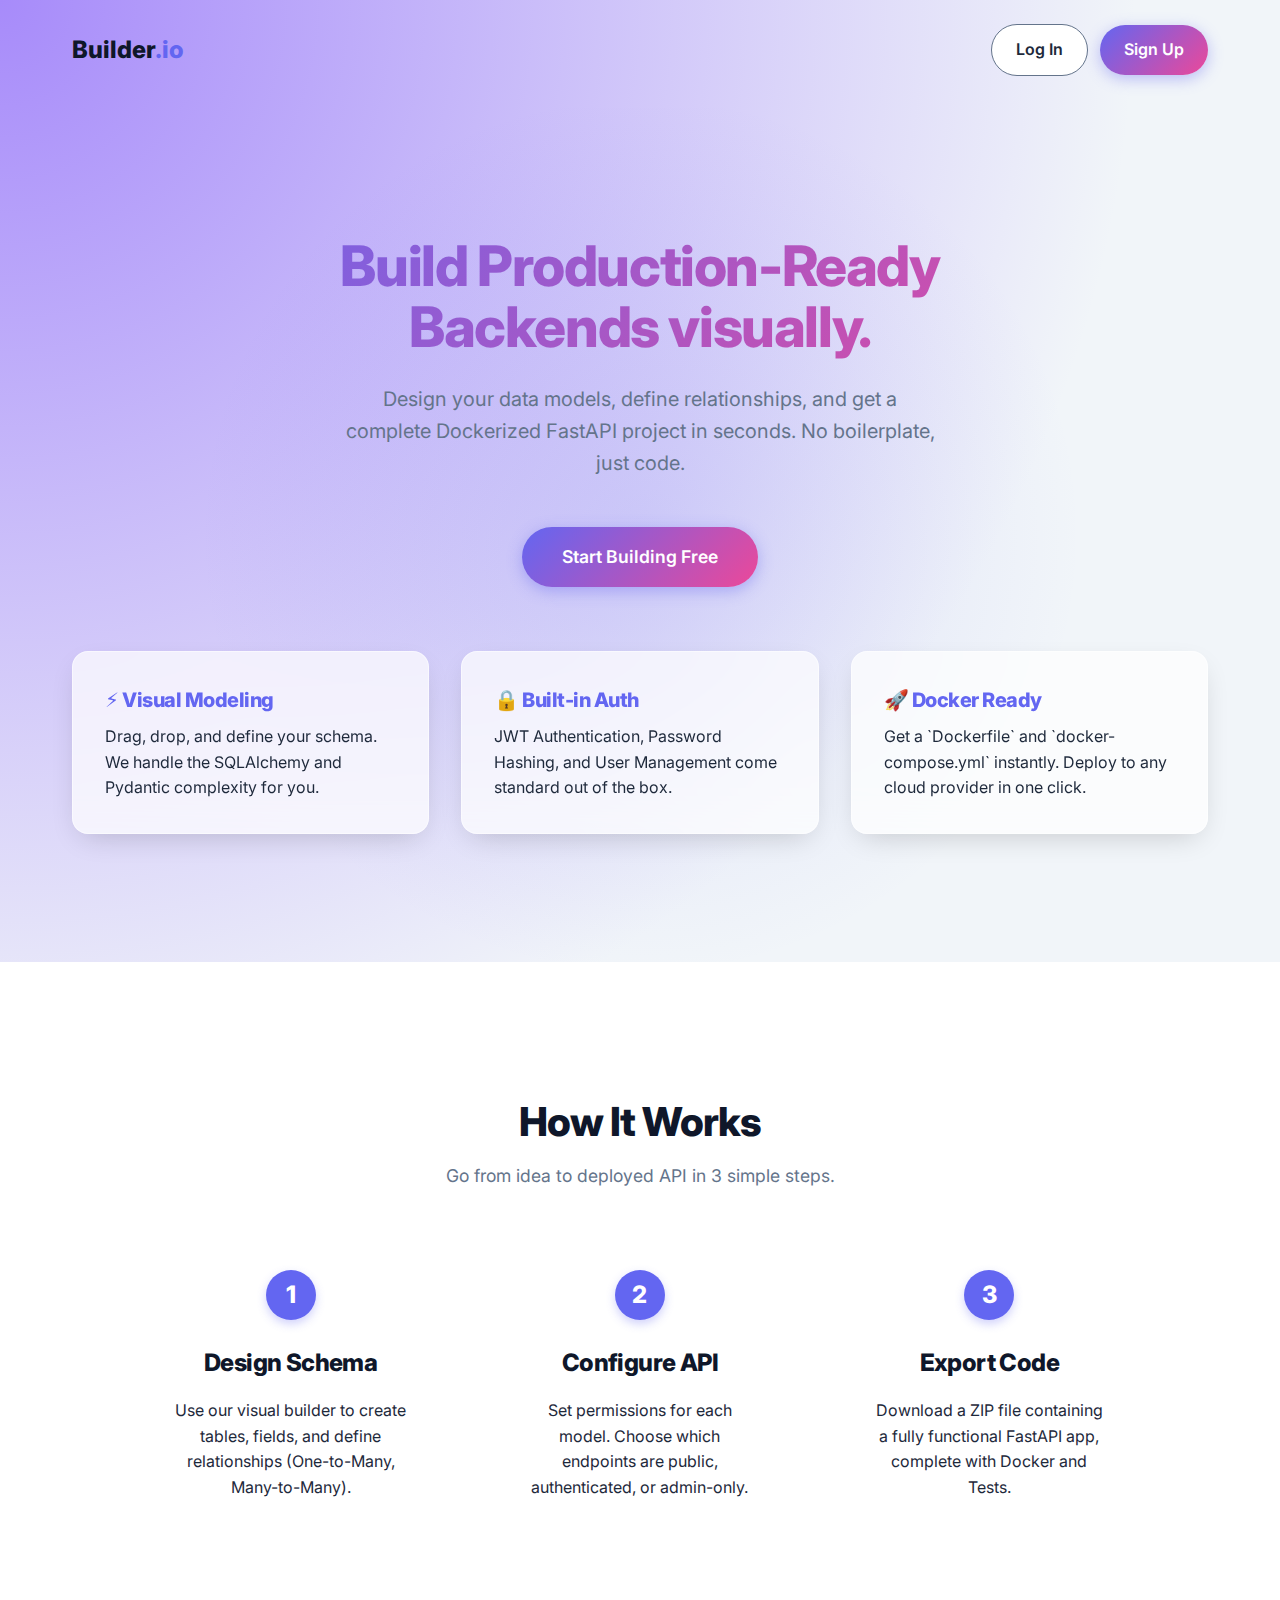
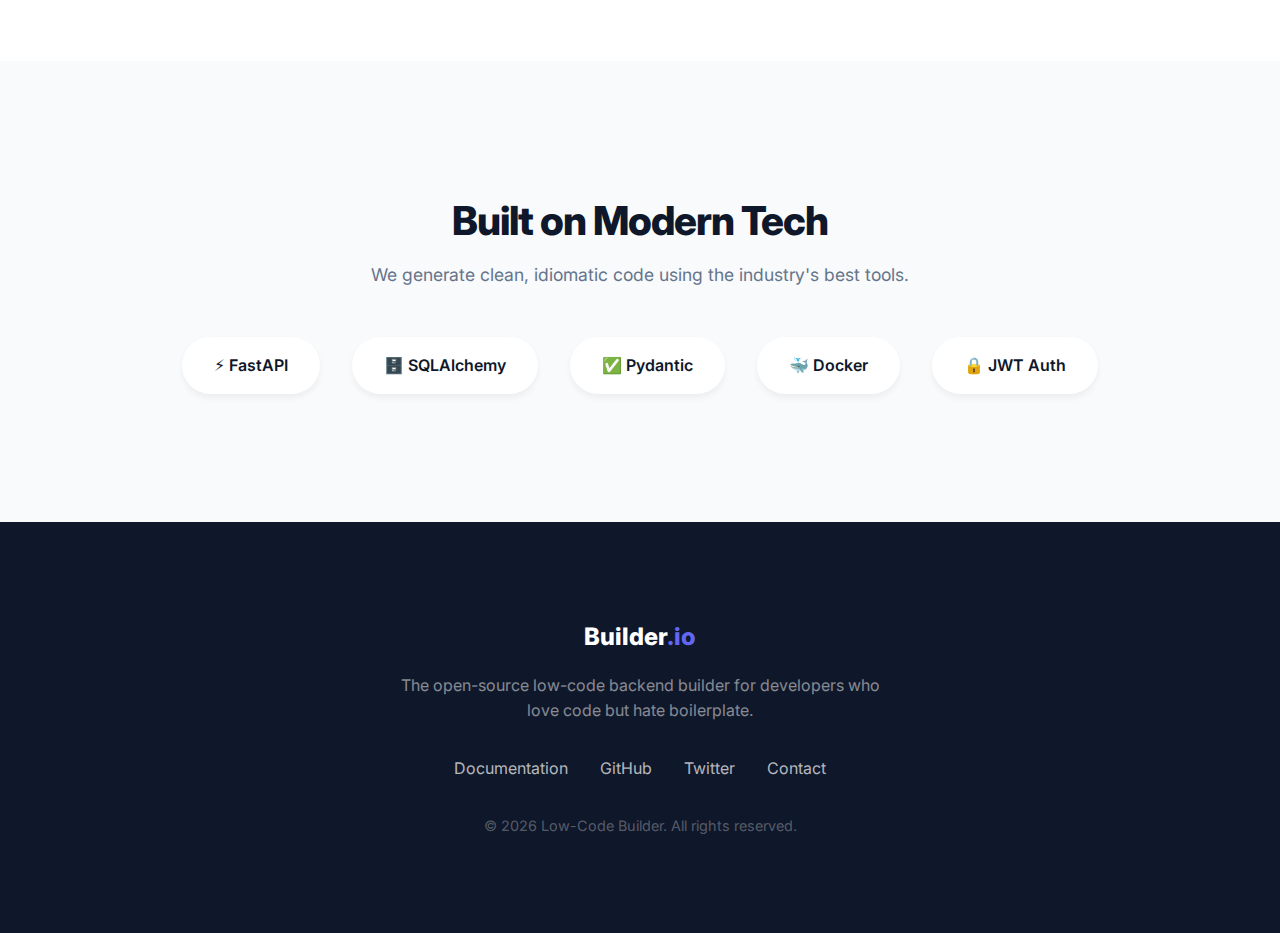
<file: static/index.html>
<!DOCTYPE html>
<html lang="en">

<head>
    <meta charset="UTF-8">
    <meta name="viewport" content="width=device-width, initial-scale=1.0">
    <title>Low-Code Backend Builder - Ship Faster</title>
    <link rel="stylesheet" href="style.css">
    <link href="https://fonts.googleapis.com/css2?family=Inter:wght@400;600;800&display=swap" rel="stylesheet">
    <style>
        .landing-hero {
            text-align: center;
            padding: 8rem 2rem;
            position: relative;
            overflow: hidden;
        }

        .hero-bg {
            position: absolute;
            top: 50%;
            left: 50%;
            transform: translate(-50%, -50%);
            width: 100%;
            height: 100%;
            z-index: -1;
            background: radial-gradient(circle at 50% 50%, rgba(99, 102, 241, 0.15), transparent 60%);
        }

        .landing-hero h1 {
            margin-bottom: 1.5rem;
        }

        .subtitle {
            font-size: 1.25rem;
            color: var(--text-muted);
            max-width: 600px;
            margin: 0 auto 3rem;
        }

        .feature-grid {
            display: grid;
            grid-template-columns: repeat(auto-fit, minmax(280px, 1fr));
            gap: 2rem;
            margin-top: 4rem;
        }

        .landing-feature {
            padding: 2rem;
            text-align: left;
        }

        .landing-feature h3 {
            font-size: 1.25rem;
            color: var(--primary);
            margin-bottom: 0.5rem;
        }
    </style>
</head>

<body>
    <nav class="container"
        style="display: flex; justify-content: space-between; align-items: center; padding-top: 1.5rem;">
        <div style="font-weight: 800; font-size: 1.5rem; color: var(--dark);">Builder<span
                style="color:var(--primary);">.io</span></div>
        <div>
            <a href="login.html" class="btn btn-secondary" style="margin-right: 0.5rem;">Log In</a>
            <a href="register.html" class="btn btn-primary">Sign Up</a>
        </div>
    </nav>

    <div class="landing-hero container">
        <div class="hero-bg"></div>
        <h1>Build Production-Ready<br>Backends visually.</h1>
        <p class="subtitle">Design your data models, define relationships, and get a complete Dockerized FastAPI project
            in seconds. No boilerplate, just code.</p>
        <div class="auth-buttons">
            <a href="register.html" class="btn btn-primary" style="padding: 1rem 2.5rem; font-size: 1.1rem;">Start
                Building Free</a>
        </div>

        <div class="feature-grid">
            <div class="landing-feature glass-panel">
                <h3>⚡ Visual Modeling</h3>
                <p>Drag, drop, and define your schema. We handle the SQLAlchemy and Pydantic complexity for you.</p>
            </div>
            <div class="landing-feature glass-panel">
                <h3>🔒 Built-in Auth</h3>
                <p>JWT Authentication, Password Hashing, and User Management come standard out of the box.</p>
            </div>
            <div class="landing-feature glass-panel">
                <h3>🚀 Docker Ready</h3>
                <p>Get a `Dockerfile` and `docker-compose.yml` instantly. Deploy to any cloud provider in one click.</p>
            </div>
        </div>
    </div>

    <div class="how-it-works">
        <div class="container">
            <div class="section-title">
                <h2>How It Works</h2>
                <p>Go from idea to deployed API in 3 simple steps.</p>
            </div>
            <div class="steps-grid">
                <div class="step-card">
                    <div class="step-number">1</div>
                    <h3>Design Schema</h3>
                    <p>Use our visual builder to create tables, fields, and define relationships (One-to-Many,
                        Many-to-Many).</p>
                </div>
                <div class="step-card">
                    <div class="step-number">2</div>
                    <h3>Configure API</h3>
                    <p>Set permissions for each model. Choose which endpoints are public, authenticated, or admin-only.
                    </p>
                </div>
                <div class="step-card">
                    <div class="step-number">3</div>
                    <h3>Export Code</h3>
                    <p>Download a ZIP file containing a fully functional FastAPI app, complete with Docker and Tests.
                    </p>
                </div>
            </div>
        </div>
    </div>

    <div class="tech-stack">
        <div class="container">
            <div class="section-title">
                <h2>Built on Modern Tech</h2>
                <p>We generate clean, idiomatic code using the industry's best tools.</p>
            </div>
            <div class="tech-badges">
                <div class="tech-badge">⚡ FastAPI</div>
                <div class="tech-badge">🗄️ SQLAlchemy</div>
                <div class="tech-badge">✅ Pydantic</div>
                <div class="tech-badge">🐳 Docker</div>
                <div class="tech-badge">🔒 JWT Auth</div>
            </div>
        </div>
    </div>

    <footer class="footer">
        <div class="container">
            <div style="font-weight: 800; font-size: 1.5rem; margin-bottom: 1rem;">Builder<span
                    style="color:var(--primary);">.io</span></div>
            <p style="color: rgba(255,255,255,0.5); max-width: 500px; margin: 0 auto 2rem;">
                The open-source low-code backend builder for developers who love code but hate boilerplate.
            </p>
            <div class="footer-links">
                <a href="#">Documentation</a>
                <a href="#">GitHub</a>
                <a href="#">Twitter</a>
                <a href="#">Contact</a>
            </div>
            <p style="font-size: 0.9rem; color: rgba(255,255,255,0.3);">&copy; 2026 Low-Code Builder. All rights
                reserved.</p>
        </div>
    </footer>
</body>

</html>
</file>
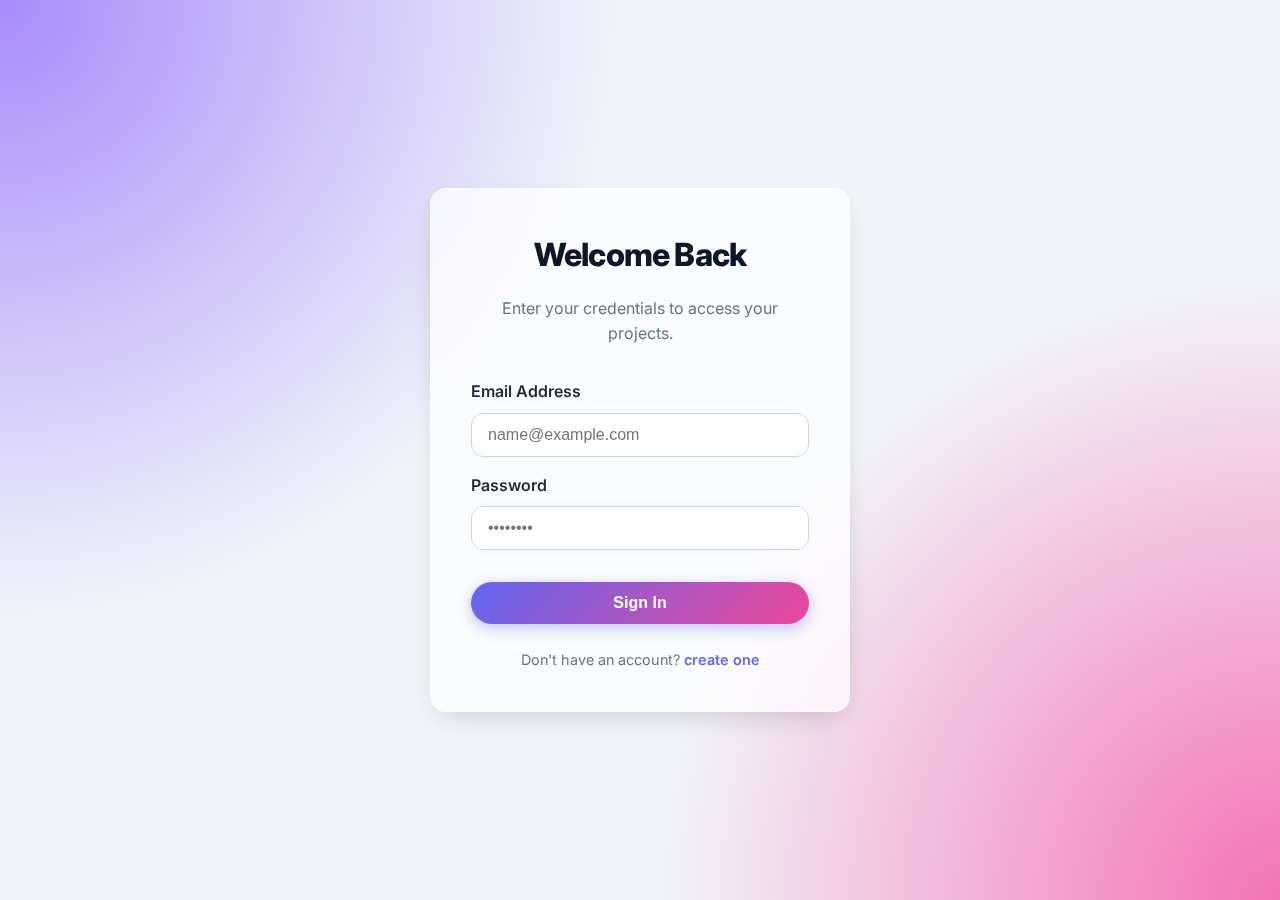
<file: static/builder.html>
<!DOCTYPE html>
<html lang="en">

<head>
    <meta charset="UTF-8">
    <meta name="viewport" content="width=device-width, initial-scale=1.0">
    <title>Editor - Low-Code Builder</title>
    <link rel="stylesheet" href="style.css">
    <link href="https://fonts.googleapis.com/css2?family=Inter:wght@400;600;800&display=swap" rel="stylesheet">
    <style>
        body {
            overflow: hidden;
        }

        /* Builder specific */
    </style>
</head>

<body>
    <div
        style="padding: 1rem 2rem; border-bottom: 1px solid rgba(255,255,255,0.2); background: rgba(255,255,255,0.8); backdrop-filter: blur(10px); display: flex; justify-content: space-between; align-items: center;">
        <div style="display: flex; align-items: center; gap: 1rem;">
            <button id="back-btn" class="btn btn-secondary btn-sm">← Back</button>
            <h3 id="project-name" style="margin: 0; font-size: 1.25rem;">Project Name</h3>
        </div>
        <div style="display: flex; gap: 1rem;">
            <button onclick="window.location.href='profile.html'" class="btn btn-secondary btn-sm">Profile</button>
            <button id="generate-btn" class="btn btn-primary">Download Code (.zip)</button>
        </div>
    </div>

    <div class="builder-layout container" style="max-width: 100%; height: calc(100vh - 80px);">
        <div class="sidebar glass-panel" style="padding: 1.5rem;">
            <h4
                style="margin-bottom: 1rem; color: var(--text-muted); text-transform: uppercase; font-size: 0.8rem; letter-spacing: 1px;">
                Models</h4>
            <ul id="model-list-sidebar" style="list-style: none; margin-bottom: 2rem;">
                <!-- List -->
            </ul>
            <button id="add-model-btn" class="btn btn-secondary w-full" style="width: 100%;">+ Add Model</button>
        </div>

        <div class="canvas-area" id="canvas">
            <svg id="connections-layer"
                style="position:absolute; top:0; left:0; width:5000px; height:5000px; pointer-events:none; z-index:1;"></svg>
            <!-- Model Cards -->
        </div>
    </div>

    <!-- Modals -->
    <div id="model-modal" class="modal hidden">
        <div class="modal-content">
            <h2>Add Data Model</h2>
            <input type="text" id="model-name-input" placeholder="Model Name (e.g. BlogPost)">
            <div style="display: flex; gap: 1rem; justify-content: flex-end; margin-top: 1.5rem;">
                <button class="btn btn-secondary close-modal">Cancel</button>
                <button id="save-model-btn" class="btn btn-primary">Add Model</button>
            </div>
        </div>
    </div>

    <div id="field-modal" class="modal hidden">
        <div class="modal-content">
            <h2>Add Field</h2>
            <input type="text" id="field-name-input" placeholder="Field Name (e.g. title)">
            <div style="display: grid; grid-template-columns: 1fr 1fr; gap: 1rem; margin-top: 1rem;">
                <select id="field-type-input" class="input-field">
                    <option value="string">String</option>
                    <option value="text">Text (Long)</option>
                    <option value="int">Integer</option>
                    <option value="boolean">Boolean</option>
                    <option value="float">Float</option>
                    <option value="datetime">DateTime</option>
                </select>
                <label
                    style="display: flex; align-items: center; gap: 0.5rem; background: #f1f5f9; padding: 0 1rem; border-radius: 12px; height: 46px;">
                    <input type="checkbox" id="field-required-input" checked> Required
                </label>
            </div>
            <div style="display: flex; gap: 1rem; justify-content: flex-end; margin-top: 1.5rem;">
                <button class="btn btn-secondary close-modal">Cancel</button>
                <button id="save-field-btn" class="btn btn-primary">Save Field</button>
            </div>
        </div>
    </div>

    <div id="relation-modal" class="modal hidden">
        <div class="modal-content">
            <h2>Add Relationship</h2>
            <p id="relation-desc" style="color: var(--text-muted); margin-bottom: 1rem;">Connecting...</p>

            <div class="form-group">
                <label style="display: block; margin-bottom: 0.5rem; font-weight: 600;">Type</label>
                <select id="relation-type-input" class="input-field">
                    <option value="one_to_many">One to Many (Source has many Targets)</option>
                    <option value="many_to_one">Many to One (Source belongs to Target)</option>
                    <option value="one_to_one">One to One</option>
                </select>
            </div>

            <div style="display: flex; gap: 1rem; justify-content: flex-end; margin-top: 1.5rem;">
                <button class="btn btn-secondary close-modal">Cancel</button>
                <button id="save-relation-btn" class="btn btn-primary">Create Relation</button>
            </div>
        </div>
    </div>

    <script src="js/diagram.js"></script>
    <script src="js/builder.js"></script>
</body>

</html>
</file>
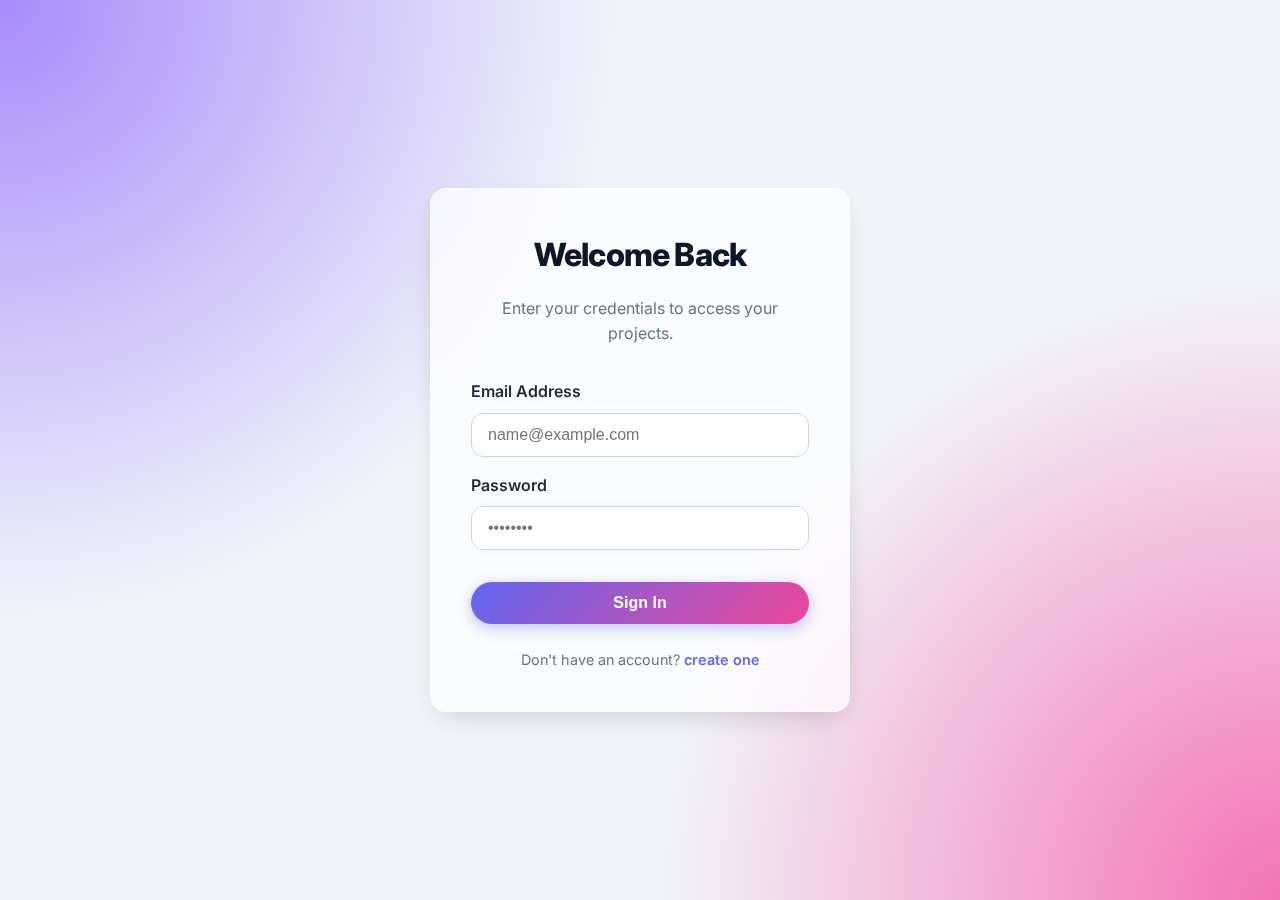
<file: static/dashboard.html>
<!DOCTYPE html>
<html lang="en">

<head>
    <meta charset="UTF-8">
    <meta name="viewport" content="width=device-width, initial-scale=1.0">
    <title>Dashboard - Low-Code Builder</title>
    <link rel="stylesheet" href="style.css">
    <link href="https://fonts.googleapis.com/css2?family=Inter:wght@400;600;800&display=swap" rel="stylesheet">
    <script>
        const token = localStorage.getItem('builder_token');
        if (!token) window.location.href = 'login.html';
    </script>
</head>

<body>
    <div class="container">
        <header class="dashboard-header">
            <div>
                <h1 style="font-size: 2rem; margin-bottom: 0.5rem;">My Projects</h1>
                <p style="color: var(--text-muted);">Manage and export your backend applications.</p>
            </div>
            <div style="display: flex; gap: 1rem;">
                <button onclick="window.location.href='profile.html'" class="btn btn-secondary">Profile</button>
                <button id="logout-btn" class="btn btn-secondary">Log Out</button>
                <button id="create-project-btn" class="btn btn-primary">+ New Project</button>
            </div>
        </header>

        <div id="project-list" class="project-grid">
            <!-- Projects injected via JS -->
        </div>

        <!-- Create Modal -->
        <div id="create-modal" class="modal hidden">
            <div class="modal-content">
                <h2>New Project</h2>
                <input type="text" id="new-project-name" placeholder="E.g. E-commerce API" style="margin-top: 1rem;">
                <div style="display: flex; gap: 1rem; justify-content: flex-end; margin-top: 2rem;">
                    <button id="cancel-create" class="btn btn-secondary">Cancel</button>
                    <button id="confirm-create" class="btn btn-primary">Create Project</button>
                </div>
            </div>
        </div>
    </div>
    <script src="js/app.js"></script>
    <script>
        document.getElementById('logout-btn').addEventListener('click', () => {
            localStorage.removeItem('builder_token');
            window.location.href = 'index.html';
        });
    </script>
</body>

</html>
</file>
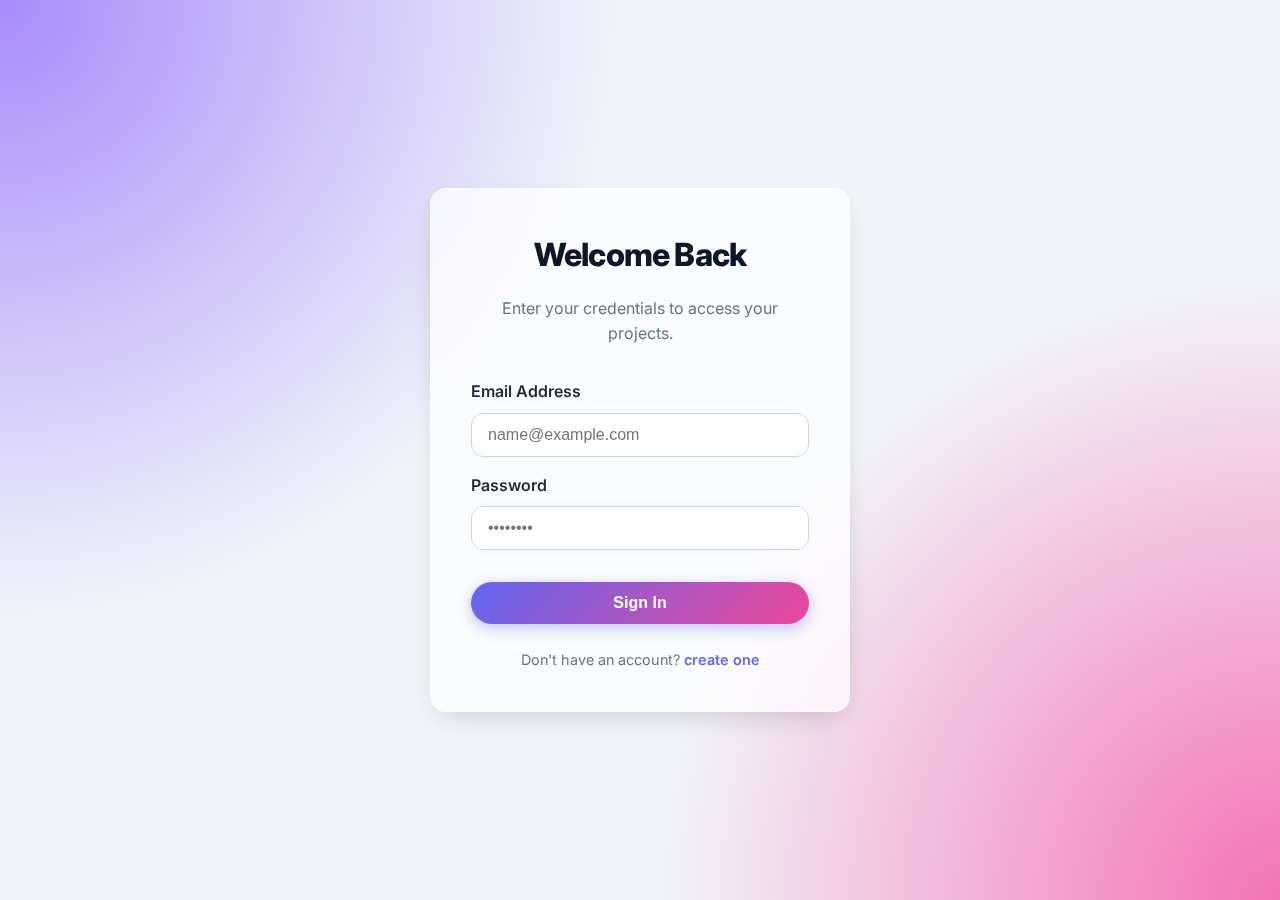
<file: static/login.html>
<!DOCTYPE html>
<html lang="en">

<head>
    <meta charset="UTF-8">
    <meta name="viewport" content="width=device-width, initial-scale=1.0">
    <title>Login - Low-Code Builder</title>
    <link rel="stylesheet" href="style.css">
    <link href="https://fonts.googleapis.com/css2?family=Inter:wght@400;600;800&display=swap" rel="stylesheet">
</head>

<body>
    <div class="auth-wrapper">
        <div class="auth-card glass-panel">
            <div style="text-align: center; margin-bottom: 2rem;">
                <h2>Welcome Back</h2>
                <p style="color: var(--text-muted);">Enter your credentials to access your projects.</p>
            </div>

            <form id="loginForm">
                <div class="form-group">
                    <label style="font-weight: 600; display: block; margin-bottom: 0.5rem;">Email Address</label>
                    <input type="email" id="email" required placeholder="name@example.com">
                </div>
                <div class="form-group">
                    <label style="font-weight: 600; display: block; margin-bottom: 0.5rem;">Password</label>
                    <input type="password" id="password" required placeholder="••••••••">
                </div>
                <button type="submit" class="btn btn-primary" style="width: 100%; margin-top: 1rem;">Sign In</button>
            </form>

            <p style="text-align: center; margin-top: 1.5rem; color: var(--text-muted); font-size: 0.9rem;">
                Don't have an account? <a href="register.html"
                    style="color: var(--primary); text-decoration: none; font-weight: 600;">create one</a>
            </p>
            <p id="errorMsg" style="color: var(--danger); text-align: center; display: none; margin-top: 1rem;"></p>
        </div>
    </div>

    <script>
        document.getElementById('loginForm').addEventListener('submit', async (e) => {
            e.preventDefault();
            const email = document.getElementById('email').value;
            const password = document.getElementById('password').value;
            const errorMsg = document.getElementById('errorMsg');
            const submitBtn = e.target.querySelector('button');

            errorMsg.style.display = 'none';
            submitBtn.textContent = 'Loading...';

            try {
                const formData = new URLSearchParams();
                formData.append('username', email);
                formData.append('password', password);

                const response = await fetch('/api/auth/token', {
                    method: 'POST',
                    headers: { 'Content-Type': 'application/x-www-form-urlencoded' },
                    body: formData
                });

                if (!response.ok) throw new Error('Invalid credentials');

                const data = await response.json();
                localStorage.setItem('builder_token', data.access_token);
                window.location.href = 'dashboard.html';
            } catch (err) {
                errorMsg.textContent = err.message;
                errorMsg.style.display = 'block';
                submitBtn.textContent = 'Sign In';
            }
        });
    </script>
</body>

</html>
</file>
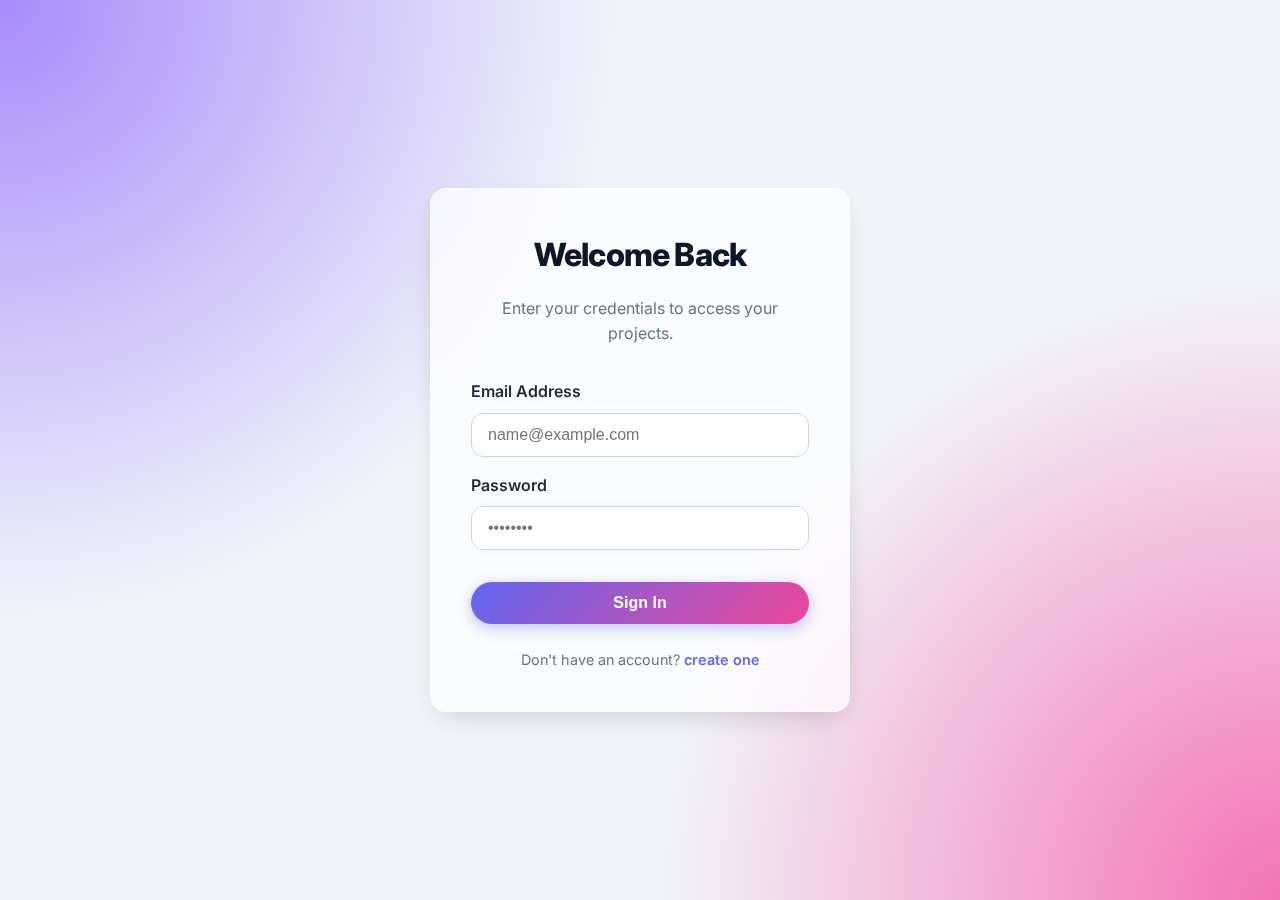
<file: static/profile.html>
<!DOCTYPE html>
<html lang="en">

<head>
    <meta charset="UTF-8">
    <meta name="viewport" content="width=device-width, initial-scale=1.0">
    <title>Profile - Low-Code Builder</title>
    <link rel="stylesheet" href="style.css">
    <link href="https://fonts.googleapis.com/css2?family=Inter:wght@400;600;800&display=swap" rel="stylesheet">
    <script>
        const token = localStorage.getItem('builder_token');
        if (!token) window.location.href = 'login.html';
    </script>
</head>

<body>
    <div class="container">
        <header class="dashboard-header">
            <div>
                <h1 style="font-size: 2rem; margin-bottom: 0.5rem;">User Profile</h1>
                <p style="color: var(--text-muted);">Manage your account settings.</p>
            </div>
            <div style="display: flex; gap: 1rem;">
                <button onclick="window.location.href='dashboard.html'" class="btn btn-secondary">Back to
                    Dashboard</button>
            </div>
        </header>

        <div style="max-width: 600px; margin: 0 auto;">
            <div class="glass-panel" style="padding: 2rem;">
                <h3 style="margin-bottom: 2rem;">Security</h3>

                <form id="profileForm">
                    <div class="form-group">
                        <label style="font-weight: 600; display: block; margin-bottom: 0.5rem;">New Password</label>
                        <input type="password" id="new-password" placeholder="Leave empty to keep current">
                    </div>
                    <button type="submit" class="btn btn-primary" style="margin-top: 1rem;">Update Profile</button>
                </form>
                <p id="msg" style="margin-top: 1rem; text-align: center;"></p>
            </div>
        </div>
    </div>
    <script>
        // Placeholder for profile update logic (requires backend endpoint)
        document.getElementById('profileForm').addEventListener('submit', (e) => {
            e.preventDefault();
            // TODO: Implement backend API for profile update
            document.getElementById('msg').innerText = "Profile update simulation: Success!";
            document.getElementById('msg').style.color = "var(--success)";
        });
    </script>
</body>

</html>
</file>
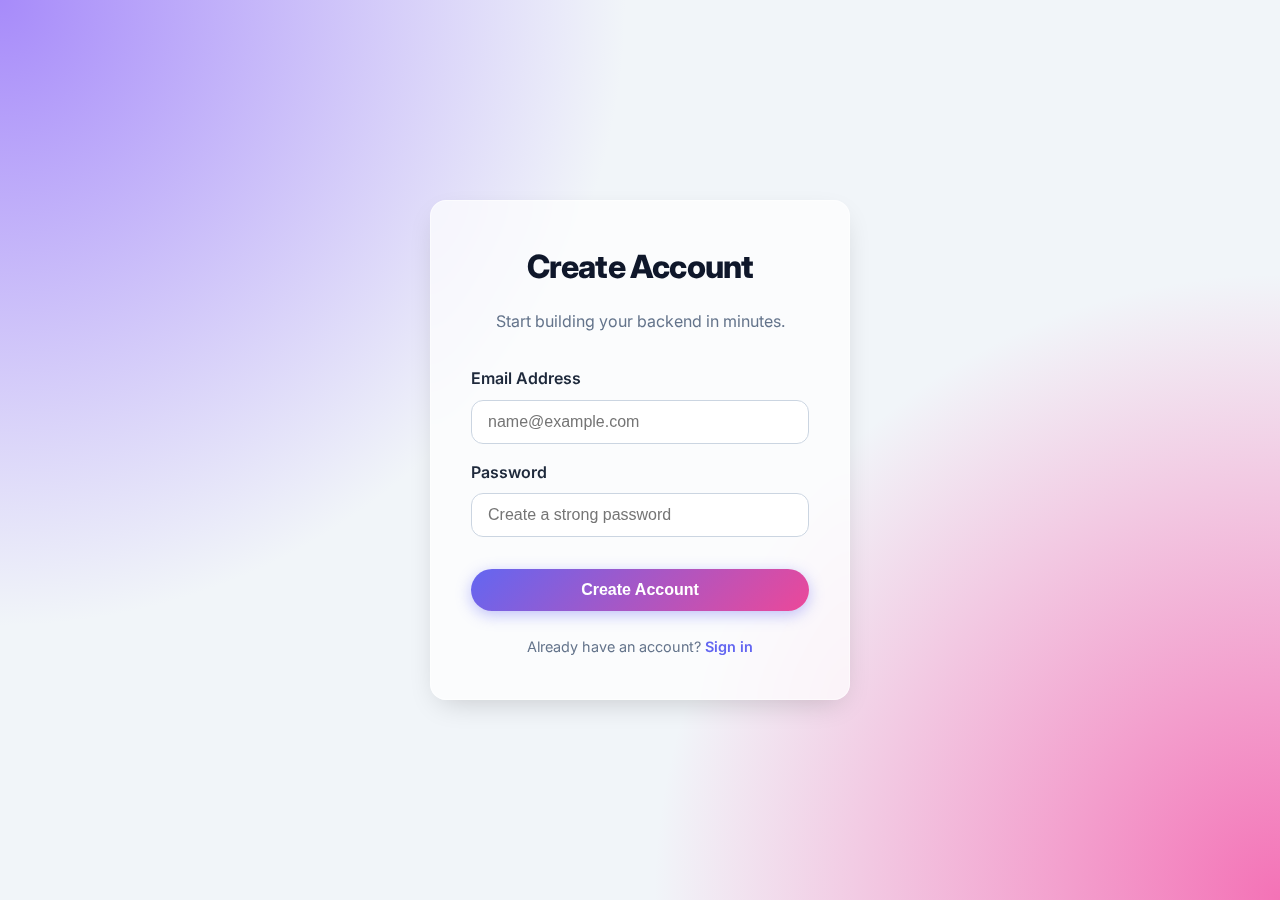
<file: static/register.html>
<!DOCTYPE html>
<html lang="en">

<head>
    <meta charset="UTF-8">
    <meta name="viewport" content="width=device-width, initial-scale=1.0">
    <title>Sign Up - Low-Code Builder</title>
    <link rel="stylesheet" href="style.css">
    <link href="https://fonts.googleapis.com/css2?family=Inter:wght@400;600;800&display=swap" rel="stylesheet">
</head>

<body>
    <div class="auth-wrapper">
        <div class="auth-card glass-panel">
            <div style="text-align: center; margin-bottom: 2rem;">
                <h2>Create Account</h2>
                <p style="color: var(--text-muted);">Start building your backend in minutes.</p>
            </div>

            <form id="registerForm">
                <div class="form-group">
                    <label style="font-weight: 600; display: block; margin-bottom: 0.5rem;">Email Address</label>
                    <input type="email" id="email" required placeholder="name@example.com">
                </div>
                <div class="form-group">
                    <label style="font-weight: 600; display: block; margin-bottom: 0.5rem;">Password</label>
                    <input type="password" id="password" required placeholder="Create a strong password">
                </div>
                <button type="submit" class="btn btn-primary" style="width: 100%; margin-top: 1rem;">Create
                    Account</button>
            </form>

            <p style="text-align: center; margin-top: 1.5rem; color: var(--text-muted); font-size: 0.9rem;">
                Already have an account? <a href="login.html"
                    style="color: var(--primary); text-decoration: none; font-weight: 600;">Sign in</a>
            </p>
            <p id="errorMsg" style="color: var(--danger); text-align: center; display: none; margin-top: 1rem;"></p>
        </div>
    </div>

    <script>
        document.getElementById('registerForm').addEventListener('submit', async (e) => {
            e.preventDefault();
            const email = document.getElementById('email').value;
            const password = document.getElementById('password').value;
            const errorMsg = document.getElementById('errorMsg');
            const submitBtn = e.target.querySelector('button');

            errorMsg.style.display = 'none';
            submitBtn.textContent = 'Creating...';

            try {
                const response = await fetch('/api/auth/register', {
                    method: 'POST',
                    headers: { 'Content-Type': 'application/json' },
                    body: JSON.stringify({ email, password })
                });

                if (!response.ok) {
                    const errData = await response.json();
                    throw new Error(errData.detail || 'Registration failed');
                }

                // Auto login
                const formData = new URLSearchParams();
                formData.append('username', email);
                formData.append('password', password);

                const loginResp = await fetch('/api/auth/token', {
                    method: 'POST',
                    headers: { 'Content-Type': 'application/x-www-form-urlencoded' },
                    body: formData
                });

                const data = await loginResp.json();
                localStorage.setItem('builder_token', data.access_token);
                window.location.href = 'dashboard.html';

            } catch (err) {
                errorMsg.textContent = err.message;
                errorMsg.style.display = 'block';
                submitBtn.textContent = 'Create Account';
            }
        });
    </script>
</body>

</html>
</file>
<file: static/style.css>
:root {
    --primary: #6366f1;
    --primary-hover: #4f46e5;
    --secondary: #ec4899;
    --accent: #8b5cf6;
    --dark: #0f172a;
    --light: #f8fafc;
    --glass: rgba(255, 255, 255, 0.1);
    --glass-border: rgba(255, 255, 255, 0.2);
    --text-main: #1e293b;
    --text-muted: #64748b;
    --success: #10b981;
    --danger: #ef4444;
    --radius: 16px;
    --shadow: 0 10px 30px -10px rgba(0, 0, 0, 0.2);
}

* {
    box-sizing: border-box;
    margin: 0;
    padding: 0;
}

body {
    font-family: 'Inter', system-ui, -apple-system, sans-serif;
    background: radial-gradient(circle at top left, #a78bfa, transparent 40%),
        radial-gradient(circle at bottom right, #f472b6, transparent 40%),
        #f1f5f9;
    color: var(--text-main);
    min-height: 100vh;
    line-height: 1.6;
}

/* Glassmorphism Utilities */
.glass-panel {
    background: rgba(255, 255, 255, 0.7);
    backdrop-filter: blur(20px);
    -webkit-backdrop-filter: blur(20px);
    border: 1px solid rgba(255, 255, 255, 0.5);
    border-radius: var(--radius);
    border-radius: var(--radius);
    box-shadow: var(--shadow);
}

.ring-offset {
    box-shadow: 0 0 0 4px rgba(99, 102, 241, 0.5);
    border-color: var(--primary);
}

.container {
    max-width: 1200px;
    margin: 0 auto;
    padding: 2rem;
}

/* Typography */
h1,
h2,
h3 {
    font-weight: 800;
    letter-spacing: -0.025em;
    color: var(--dark);
    margin-bottom: 1rem;
}

h1 {
    font-size: 3.5rem;
    line-height: 1.1;
    background: linear-gradient(135deg, var(--primary), var(--secondary));
    -webkit-background-clip: text;
    -webkit-text-fill-color: transparent;
}

h2 {
    font-size: 2rem;
}

h3 {
    font-size: 1.5rem;
}

/* Buttons */
.btn {
    display: inline-flex;
    align-items: center;
    justify-content: center;
    padding: 0.75rem 1.5rem;
    border-radius: 99px;
    font-weight: 600;
    cursor: pointer;
    transition: all 0.3s cubic-bezier(0.4, 0, 0.2, 1);
    border: none;
    text-decoration: none;
    font-size: 1rem;
}

.btn-primary {
    background: linear-gradient(135deg, var(--primary), var(--secondary));
    color: white;
    box-shadow: 0 4px 15px rgba(99, 102, 241, 0.4);
}

.btn-primary:hover {
    transform: translateY(-2px);
    box-shadow: 0 8px 25px rgba(99, 102, 241, 0.5);
}

.btn-secondary {
    background: white;
    color: var(--text-main);
    border: 1px solid var(--text-muted);
}

.btn-secondary:hover {
    background: var(--light);
}

.btn-danger {
    background: #ffeff0;
    color: var(--danger);
}

.btn-danger:hover {
    background: var(--danger);
    color: white;
}

/* Inputs */
.input-field,
.api-select,
input[type="text"],
input[type="email"],
input[type="password"] {
    width: 100%;
    padding: 0.75rem 1rem;
    border-radius: 12px;
    border: 1px solid #cbd5e1;
    background: rgba(255, 255, 255, 0.9);
    font-size: 1rem;
    margin-bottom: 1rem;
    transition: border-color 0.2s;
}

.input-field:focus {
    outline: none;
    border-color: var(--primary);
    box-shadow: 0 0 0 3px rgba(99, 102, 241, 0.2);
}

/* Auth Pages */
.auth-wrapper {
    min-height: 100vh;
    display: flex;
    align-items: center;
    justify-content: center;
    padding: 1rem;
}

.auth-card {
    width: 100%;
    max-width: 420px;
    padding: 2.5rem;
}

/* Dashboard */
.dashboard-header {
    display: flex;
    justify-content: space-between;
    align-items: center;
    margin-bottom: 3rem;
    background: white;
    padding: 1.5rem 2rem;
    border-radius: var(--radius);
    box-shadow: var(--shadow);
}

.project-grid {
    display: grid;
    grid-template-columns: repeat(auto-fill, minmax(300px, 1fr));
    gap: 2rem;
}

.project-card {
    background: white;
    padding: 1.5rem;
    border-radius: var(--radius);
    box-shadow: 0 4px 6px rgba(0, 0, 0, 0.05);
    transition: transform 0.2s, box-shadow 0.2s;
    cursor: pointer;
    border: 1px solid transparent;
}

.project-card:hover {
    transform: translateY(-5px);
    box-shadow: 0 20px 40px rgba(0, 0, 0, 0.1);
    border-color: var(--primary);
}

.project-card h3 {
    margin-bottom: 0.5rem;
    color: var(--dark);
}

.project-card p {
    color: var(--text-muted);
    font-size: 0.9rem;
}

.card-actions {
    margin-top: 1.5rem;
    display: flex;
    justify-content: flex-end;
}

/* Builder UI */
.builder-layout {
    display: flex;
    height: calc(100vh - 4rem);
    gap: 1.5rem;
    margin-top: 1rem;
}

.sidebar {
    width: 250px;
    display: flex;
    flex-direction: column;
}

.canvas-area {
    flex: 1;
    position: relative;
    overflow: auto;
    background: rgba(255, 255, 255, 0.5);
    border: 2px dashed #cbd5e1;
    border-radius: var(--radius);
    padding: 2rem;
}

.model-node {
    background: white;
    width: 300px;
    border-radius: 12px;
    box-shadow: 0 10px 15px -3px rgba(0, 0, 0, 0.1);
    overflow: hidden;
    animation: fadeIn 0.3s ease-out;
}

@keyframes fadeIn {
    from {
        opacity: 0;
        transform: translateY(10px);
    }

    to {
        opacity: 1;
        transform: translateY(0);
    }
}

.model-header {
    background: linear-gradient(to right, var(--primary), var(--accent));
    padding: 1rem;
    color: white;
    font-weight: 700;
    display: flex;
    justify-content: space-between;
    align-items: center;
}

.model-fields {
    padding: 1rem;
    max-height: 300px;
    overflow-y: auto;
}

.field-row {
    display: flex;
    justify-content: space-between;
    align-items: center;
    padding: 0.5rem 0;
    border-bottom: 1px solid #f1f5f9;
}

.field-name {
    font-weight: 600;
    color: var(--dark);
}

.field-type {
    font-size: 0.8rem;
    color: var(--text-muted);
    background: #f1f5f9;
    padding: 2px 6px;
    border-radius: 4px;
    margin-left: 8px;
}

.badge-req {
    color: var(--danger);
    font-weight: bold;
    margin-left: 4px;
}

.model-footer {
    background: #f8fafc;
    padding: 0.75rem;
    border-top: 1px solid #e2e8f0;
}

.api-row {
    display: flex;
    align-items: center;
    justify-content: space-between;
    margin-bottom: 0.5rem;
    font-size: 0.85rem;
}

.api-select {
    width: auto;
    margin-bottom: 0;
    padding: 0.25rem 0.5rem;
    font-size: 0.8rem;
}

/* Modals */
.modal {
    position: fixed;
    top: 0;
    left: 0;
    width: 100%;
    height: 100%;
    background: rgba(15, 23, 42, 0.6);
    backdrop-filter: blur(5px);
    display: flex;
    align-items: center;
    justify-content: center;
    z-index: 1000;
}

.modal.hidden {
    display: none;
}

.modal-content {
    background: white;
    padding: 2rem;
    border-radius: var(--radius);
    width: 100%;
    max-width: 500px;
    animation: scaleIn 0.2s ease-out;
}

@keyframes scaleIn {
    from {
        transform: scale(0.95);
        opacity: 0;
    }

    to {
        transform: scale(1);
        opacity: 1;
    }
}

.empty-state {
    text-align: center;
    color: var(--text-muted);
    margin-top: 4rem;
    font-size: 1.2rem;
}

.btn-sm {
    padding: 0.4rem 0.8rem;
    font-size: 0.85rem;
}

.btn-icon {
    background: none;
    border: none;
    cursor: pointer;
    color: rgba(255, 255, 255, 0.8);
    font-size: 1.2rem;
}

.btn-icon:hover {
    color: white;
}

.text-danger:hover {
    color: #fee2e2;
}

/* Landing Page Sections */
.section-title {
    text-align: center;
    margin-bottom: 3rem;
}

.section-title h2 {
    font-size: 2.5rem;
    margin-bottom: 0.5rem;
}

.section-title p {
    color: var(--text-muted);
    font-size: 1.1rem;
}

.how-it-works {
    padding: 6rem 2rem;
    background: white;
}

.steps-grid {
    display: grid;
    grid-template-columns: repeat(auto-fit, minmax(300px, 1fr));
    gap: 3rem;
    max-width: 1000px;
    margin: 0 auto;
}

.step-card {
    text-align: center;
    padding: 2rem;
}

.step-number {
    width: 50px;
    height: 50px;
    background: var(--primary);
    color: white;
    border-radius: 50%;
    display: flex;
    align-items: center;
    justify-content: center;
    font-size: 1.5rem;
    font-weight: 800;
    margin: 0 auto 1.5rem;
    box-shadow: 0 4px 10px rgba(99, 102, 241, 0.3);
}

.tech-stack {
    padding: 6rem 2rem;
    background: var(--light);
    text-align: center;
}

.tech-badges {
    display: flex;
    justify-content: center;
    gap: 2rem;
    flex-wrap: wrap;
    margin-top: 3rem;
}

.tech-badge {
    background: white;
    padding: 1rem 2rem;
    border-radius: 99px;
    box-shadow: 0 4px 6px rgba(0, 0, 0, 0.05);
    font-weight: 600;
    color: var(--dark);
    display: flex;
    align-items: center;
    gap: 0.5rem;
}

.footer {
    background: var(--dark);
    color: white;
    padding: 4rem 2rem;
    text-align: center;
}

.footer-links {
    display: flex;
    justify-content: center;
    gap: 2rem;
    margin-bottom: 2rem;
}

.footer-links a {
    color: rgba(255, 255, 255, 0.7);
    text-decoration: none;
}

.footer-links a:hover {
    color: white;
}
</file>
